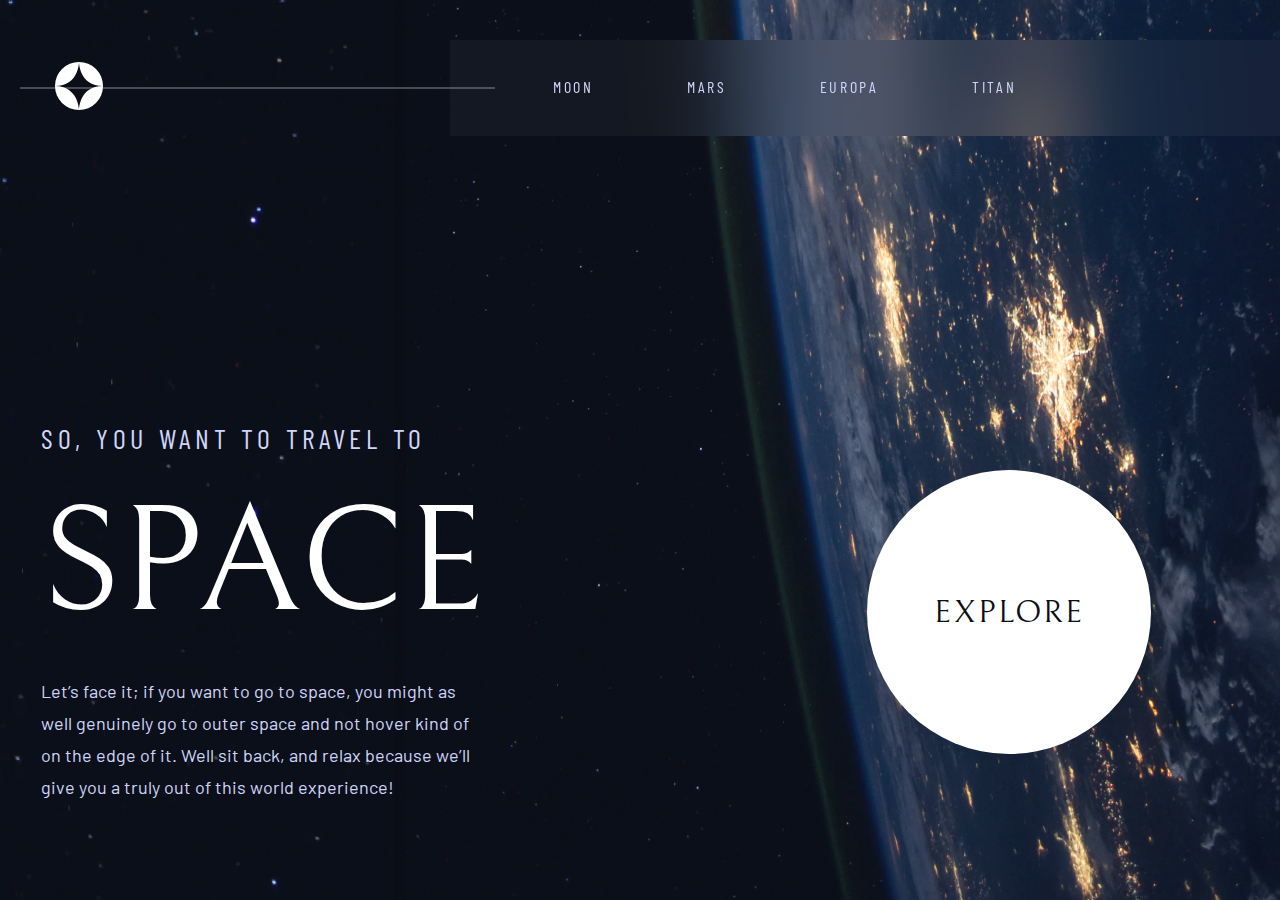
<file: index.html>
<!DOCTYPE html>
<html lang="en">

<head>
    <meta charset="UTF-8">
    <meta name="viewport" content="width=device-width, initial-scale=1.0">
    <title>Space</title>
    <link rel="stylesheet" href="css/styles.css">
</head>

<body>
    <header class="header container">
        <section class="header__navigation flex">
            <div class="header__navigation-logo">
                <a href="">
                    <img src="./assets/icon/Logo_suite.svg" alt="logo">
                </a>
            </div>
            <div class="links__background flex">
                <nav>
                    <ul class="navigation__links flex">
                        <li><a href="./pages/moon.html">MOON</a></li>
                        <li><a href="./pages/mars.html">MARS</a></li>
                        <li><a href="./pages/europa.html">EUROPA</a></li>
                        <li><a href="./pages/titan.html">TITAN</a></li>
                    </ul>
                </nav>
            </div>
        </section>
    </header>
    <main class="main container">
        <section class="main__content flex">
            <div class="main__content-box flex">
                <h1>SO, YOU WANT TO TRAVEL TO</h1>
                <h2>SPACE</h2>
                <p>
                    Let’s face it; if you want to go to space, you might as well genuinely go to outer space and not
                    hover kind of on the edge of it. Well sit back, and relax because we’ll give you a truly out of this
                    world experience!
                </p>
            </div>
            <div class="main__content-button-bg flex">
                <input type="submit" value="Explore">
            </div>
        </section>
    </main>
    <!-- <footer class="footer">

    </footer> -->
</body>

</html>
</file>
<file: css/styles.css>
/* bellefair-regular - latin */
@font-face {
    font-display: swap;
    font-family: 'Bellefair';
    font-style: normal;
    font-weight: 400;
    src: url('../assets/fonts/bellefair-v14-latin/bellefair-v14-latin-regular.woff2') format('woff2');
}

/* barlow-condensed-regular - latin */
@font-face {
    font-display: swap;
    font-family: 'Barlow Condensed';
    font-style: normal;
    font-weight: 400;
    src: url('../assets/fonts/barlow-condensed-v12-latin/barlow-condensed-v12-latin-regular.woff2') format('woff2');/
}

/* barlow-regular - latin */
@font-face {
    font-display: swap;
    font-family: 'Barlow';
    font-style: normal;
    font-weight: 400;
    src: url('../assets/fonts/barlow-v12-latin/barlow-v12-latin-regular.woff2') format('woff2');
}

:root {
    --white-color: #fff;
    --light-blue-color: #D0D6F9;
    --black-background-black-color: #0B0D17;
}

* {
    box-sizing: border-box;
}

body,
h1,
h2,
h3,
h4,
p,
ul {
    margin: 0;
}

ul,
li {
    margin: 0;
    padding: 0;
    list-style-type: none;
}

a {
    text-decoration: none;
    color: inherit;
    line-height: 0;
}

.container {
    margin-left: auto;
    margin-right: auto;
    max-width: 1440px;
}

body {
    background: top center no-repeat url("../assets/img/background.jpg") var(--black-background-black-color);
    color: var(--white-color);
    font-style: normal;
    line-height: normal;
}

.flex {
    display: flex;
    flex-wrap: wrap;
}

.header__navigation {
    display: flex;
    justify-content: space-between;
    align-items: center;
    padding-top: 40px;
    padding-left: 55px;
    margin-bottom: 251px;
}

.header__navigation-logo img:hover {
    transform: rotate(360deg);
    transition: all 1s;
}

.links__background.flex {
    max-width: 830px;
    width: 100%;
    height: 96px;
    align-items: center;
    background: rgba(255, 255, 255, 0.04);
    backdrop-filter: blur(41px);
    position: relative;

}

.links__background::before {
    content: '';
    border: 1px solid rgba(255, 255, 255, 0.25);
    max-width: 473px;
    width: 100%;
    position: absolute;
    transform: translateX(-430px);
}

.navigation__links.flex {
    max-width: 514px;
    min-height: 61px;
    align-items: center;
    column-gap: 63px;
    margin-left: 103px;
}

.navigation__links a {
    font-family: "Barlow Condensed";
    color: var(--light-blue-color);
    font-size: 16px;
    font-weight: 400;
    letter-spacing: 2.7px;
    margin-right: 30px;
    position: relative;
    text-transform: uppercase;
    padding-bottom: 35px;
    transition: all 100ms;
    position: relative;
}

.navigation__links a:hover {
    border-bottom: 3px solid rgba(255, 255, 255, 0.5);
}

.navigation__links a:active {
    border-bottom: 3px solid #fff;
    color: var(--white-color);
}

.main.container {
    max-width: 1198px;
}

.main__content.flex {
    column-gap: 298px;
    align-items: center;
}

.main__content-box.flex {
    width: 445px;
    flex-direction: column;
    row-gap: 24px;
}

.main__content-box h1 {
    color: var(--light-blue-color);
    font-family: "Barlow Condensed";
    font-size: 28px;
    font-weight: 400;
    letter-spacing: 4.72px;
    text-transform: uppercase;
}

.main__content-box h2 {
    color: var(--white-color);
    font-family: Bellefair;
    font-size: 150px;
    font-weight: 400;
    text-transform: uppercase;
}

.main__content-box p {
    color: var(--light-blue-color);
    font-family: Barlow;
    font-size: 18px;
    font-weight: 400;
    line-height: 32px;
}


.main__content-button-bg {
    width: 450px;
    height: 450px;
    border-radius: 50%;
    align-items: center;
    justify-content: center;
    position: relative;
    transition: all 0.5s;
}

.main__content-button-bg:hover {
    background: rgba(255, 255, 255, 0.10);
}

.main__content-button-bg:active {
    background: rgba(255, 255, 255, 0.2);
}


input[type="submit"] {
    width: 284px;
    height: 284px;
    padding: 0;
    border-radius: 50%;
    appearance: none;
    border: none;
    color: var(--black-background-black-color);
    background-color: var(--white-color);
    font-family: Bellefair;
    font-size: 32px;
    font-weight: 400;
    letter-spacing: 2px;
    text-transform: uppercase;
}

@media(max-width:660px) {
    .navigation__links a {
        padding-bottom: 0px;
    }
}
</file>
